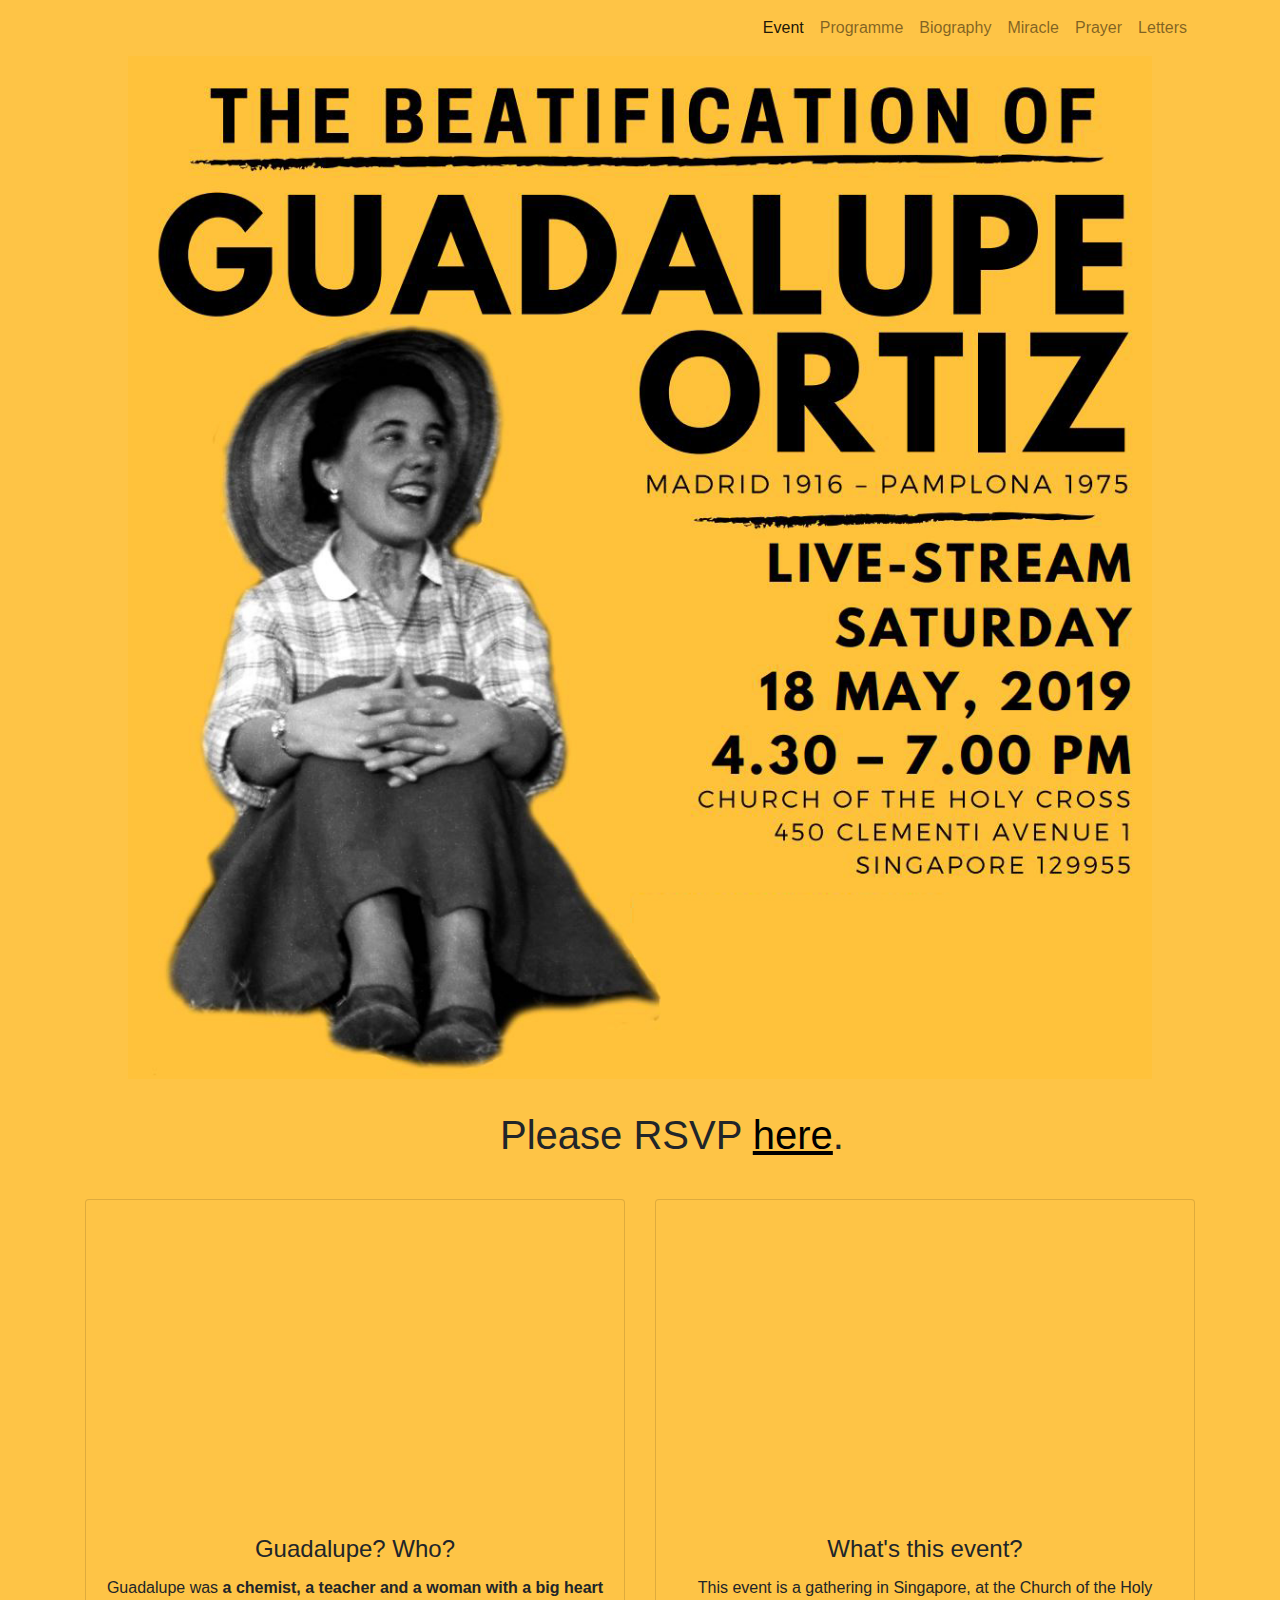
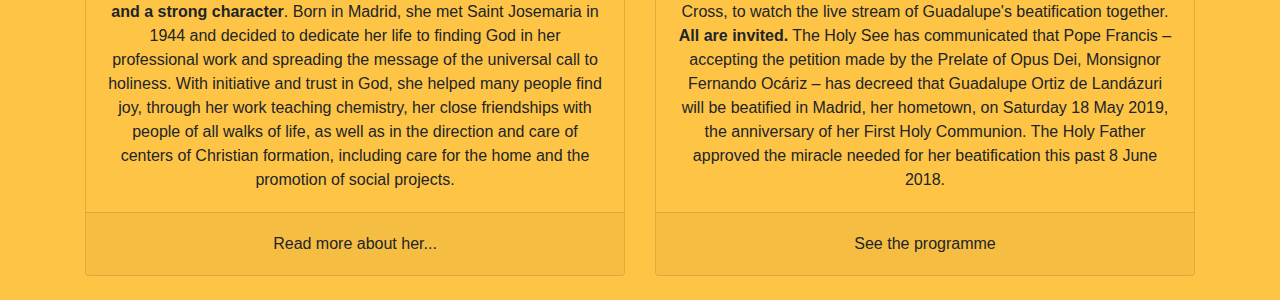
<file: index.html>
<!DOCTYPE html>
<html lang="en">

<head>

    <meta charset="utf-8">
    <meta name="viewport" content="width=device-width, initial-scale=1, shrink-to-fit=no">
    <meta name="description" content="">
    <meta name="author" content="">

    <title>The Beatification of Guadalupe Ortiz</title>

    <!-- Bootstrap core CSS -->
    <link href="css/bootstrap.css" rel="stylesheet">
    <link href="css/main.css" rel="stylesheet">

</head>

<body>

<!-- Navigation -->
<nav class="navbar navbar-expand-lg navbar-light static-top">
    <div class="container">
        <button class="navbar-toggler" type="button" data-toggle="collapse" data-target="#navbarResponsive" aria-controls="navbarResponsive" aria-expanded="false" aria-label="Toggle navigation">
            <span class="navbar-toggler-icon"></span>
        </button>
        <div class="collapse navbar-collapse" id="navbarResponsive">
            <ul class="navbar-nav ml-auto">
                <li class="nav-item active">
                    <a class="nav-link" href="index.html">Event
                        <span class="sr-only">(current)</span>
                    </a>
                </li>
                <li class="nav-item">
                    <a class="nav-link" href="programme.html">Programme</a>
                </li>
                <li class="nav-item">
                    <a class="nav-link" href="https://opusdei.org/en-sg/article/biography-of-guadalupe-ortiz/" target="_blank">Biography</a>
                </li>
                <li class="nav-item">
                    <a class="nav-link" href="https://opusdei.org/en-us/article/cure-of-antonio-sedano-miracle-guadalupe-ortiz-de-landazuri/" target="_blank">Miracle</a>
                </li>
                <li class="nav-item">
                    <a class="nav-link" href="https://opusdei.org/en-us/article/prayer-for-guadalupes-intercession/" target="_blank">Prayer</a>
                </li>
                <li class="nav-item">
                    <a class="nav-link" href="https://opusdei.org/en-sg/article/letters-to-a-saint/" target="_blank">Letters</a>
                </li>
            </ul>
        </div>
    </div>
</nav>

<!-- Page Content -->
<div class="container">

    <div class="row">
        <div class="col-lg-12 text-center">
            <img src="img/banner.jpg" style="max-width: 80vw;">
        </div>
    </div>

    <div class="row">
        <div class="col-lg-12 text-center" style="margin: 2rem;">
            <h1>Please RSVP <a href="http://tinyurl.com/beat-rsvp" target="_blank" style="color: #000; text-decoration: underline;">here</a>.</h1>
        </div>
    </div>

    <!-- Page Features -->
    <div class="row text-center">
        <div class="col-lg-6 col-md-6 mb-4">
            <div class="card h-100">
                <iframe class="card-img-top" width="560" height="315" src="https://www.youtube.com/embed/BH_UhsJpZUs?controls=0" frameborder="0" allow="accelerometer; autoplay; encrypted-media; gyroscope; picture-in-picture" allowfullscreen></iframe>
                <div class="card-body">
                    <h4 class="card-title">Guadalupe? Who?</h4>
                    <p class="card-text">Guadalupe was <strong>a chemist, a teacher and a woman with a big heart and a strong character</strong>. Born in Madrid, she met Saint Josemaria in 1944 and decided to dedicate her life to finding God in her professional work and spreading the message of the universal call to holiness. With initiative and trust in God, she helped many people find joy, through her work teaching chemistry, her close friendships with people of all walks of life, as well as in the direction and care of centers of Christian formation, including care for the home and the promotion of social projects.</p>
                </div>
                <div class="card-footer">
                    <a href="https://opusdei.org/en-sg/article/biography-of-guadalupe-ortiz/" target="_blank" class="btn">Read more about her...</a>
                </div>
            </div>
        </div>

        <div class="col-lg-6 col-md-6 mb-4">
            <div class="card h-100">
                <iframe class="card-img-top" width="560" height="315" src="https://www.youtube.com/embed/4t2nV6kRVCo?controls=0" frameborder="0" allow="accelerometer; autoplay; encrypted-media; gyroscope; picture-in-picture" allowfullscreen></iframe>
                <div class="card-body">
                    <h4 class="card-title">What's this event?</h4>
                    <p class="card-text">This event is a gathering in Singapore, at the Church of the Holy Cross, to watch the live stream of Guadalupe's beatification together. <strong>All are invited.</strong> The Holy See has communicated that Pope Francis – accepting the petition made by the Prelate of Opus Dei, Monsignor Fernando Ocáriz – has decreed that Guadalupe Ortiz de Landázuri will be beatified in Madrid, her hometown, on Saturday 18 May 2019, the anniversary of her First Holy Communion. The Holy Father approved the miracle needed for her beatification this past 8 June 2018.</p>
                </div>
                <div class="card-footer">
                    <a href="programme.html" class="btn">See the programme</a>
                </div>
            </div>
        </div>

    </div>
    <!-- /.row -->
</div>

<!-- Bootstrap core JavaScript -->
<script src="https://code.jquery.com/jquery-3.3.1.slim.min.js" integrity="sha384-q8i/X+965DzO0rT7abK41JStQIAqVgRVzpbzo5smXKp4YfRvH+8abtTE1Pi6jizo" crossorigin="anonymous"></script>
<script src="https://cdnjs.cloudflare.com/ajax/libs/popper.js/1.14.7/umd/popper.min.js" integrity="sha384-UO2eT0CpHqdSJQ6hJty5KVphtPhzWj9WO1clHTMGa3JDZwrnQq4sF86dIHNDz0W1" crossorigin="anonymous"></script>
<script src="https://stackpath.bootstrapcdn.com/bootstrap/4.3.1/js/bootstrap.min.js" integrity="sha384-JjSmVgyd0p3pXB1rRibZUAYoIIy6OrQ6VrjIEaFf/nJGzIxFDsf4x0xIM+B07jRM" crossorigin="anonymous"></script>

</body>

</html>
</file>
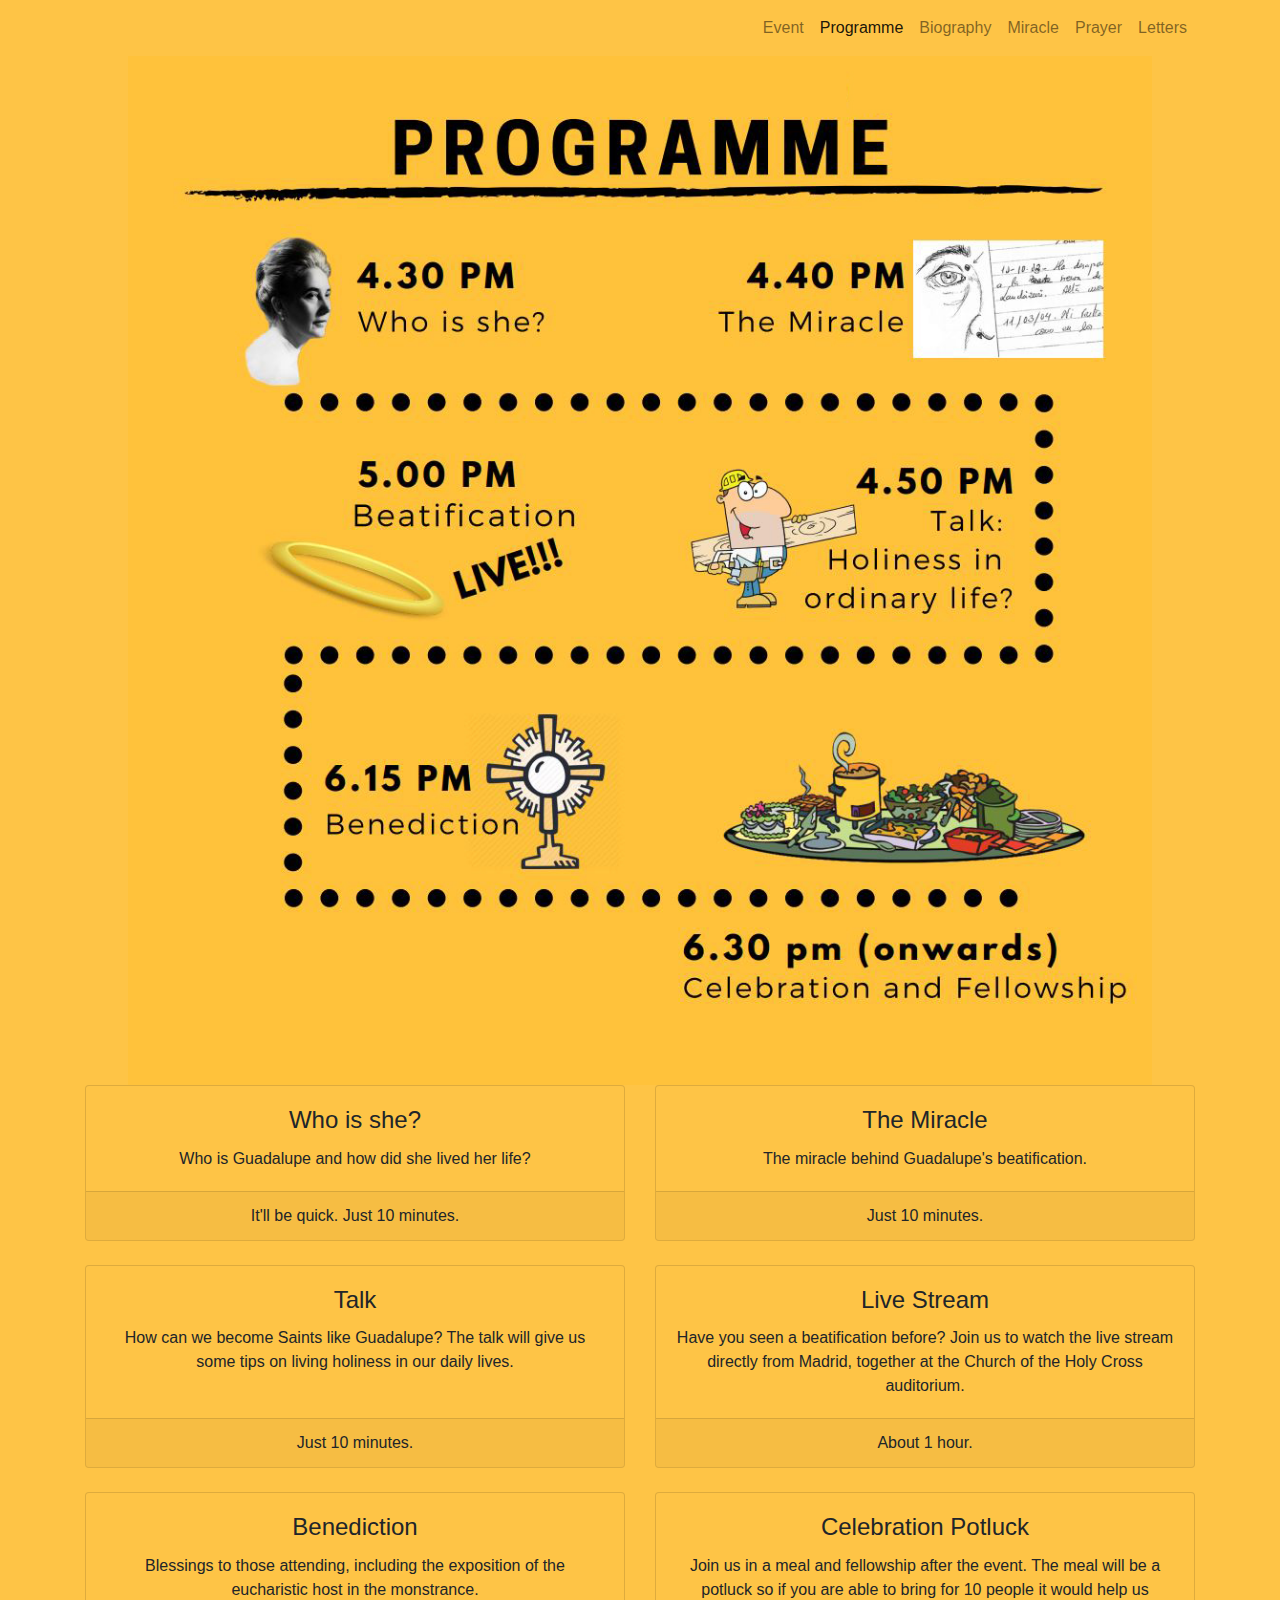
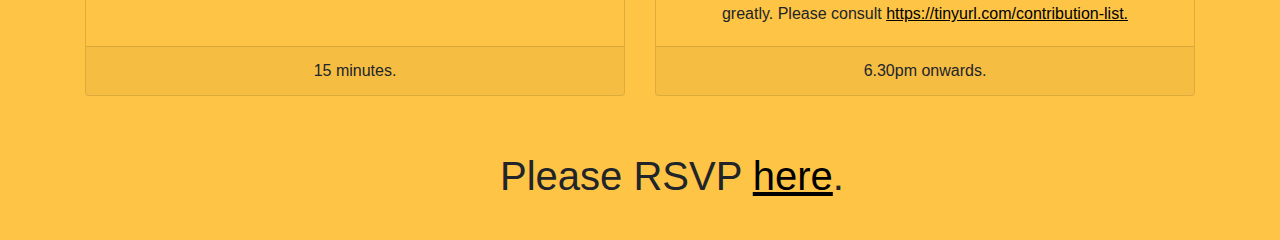
<file: programme.html>
<!DOCTYPE html>
<html lang="en">

<head>

    <meta charset="utf-8">
    <meta name="viewport" content="width=device-width, initial-scale=1, shrink-to-fit=no">
    <meta name="description" content="">
    <meta name="author" content="">

    <title>The Beatification of Guadalupe Ortiz</title>

    <!-- Bootstrap core CSS -->
    <link href="css/bootstrap.css" rel="stylesheet">
    <link href="css/main.css" rel="stylesheet">

</head>

<body>

<!-- Navigation -->
<nav class="navbar navbar-expand-lg navbar-light static-top">
    <div class="container">
        <button class="navbar-toggler" type="button" data-toggle="collapse" data-target="#navbarResponsive" aria-controls="navbarResponsive" aria-expanded="false" aria-label="Toggle navigation">
            <span class="navbar-toggler-icon"></span>
        </button>
        <div class="collapse navbar-collapse" id="navbarResponsive">
            <ul class="navbar-nav ml-auto">
                <li class="nav-item">
                    <a class="nav-link" href="index.html">Event</a>
                </li>
                <li class="nav-item active">
                    <a class="nav-link" href="programme.html">Programme</a>
                </li>
                <li class="nav-item">
                    <a class="nav-link" href="https://opusdei.org/en-sg/article/biography-of-guadalupe-ortiz/" target="_blank">Biography</a>
                </li>
                <li class="nav-item">
                    <a class="nav-link" href="https://opusdei.org/en-us/article/cure-of-antonio-sedano-miracle-guadalupe-ortiz-de-landazuri/" target="_blank">Miracle</a>
                </li>
                <li class="nav-item">
                    <a class="nav-link" href="https://opusdei.org/en-us/article/prayer-for-guadalupes-intercession/" target="_blank">Prayer</a>
                </li>
                <li class="nav-item">
                    <a class="nav-link" href="https://opusdei.org/en-sg/article/letters-to-a-saint/" target="_blank">Letters</a>
                </li>
            </ul>
        </div>
    </div>
</nav>

<!-- Page Content -->
<div class="container">
    <div class="row">
        <div class="col-lg-12 text-center">
            <img src="img/programme.jpg" style="max-width: 80vw;">
        </div>
    </div>

    <!-- Page Features -->
    <div class="row text-center">
        <div class="col-lg-6 col-md-6 mb-4">
            <div class="card h-100">
                <div class="card-body">
                    <h4 class="card-title">Who is she?</h4>
                    <p class="card-text">Who is Guadalupe and how did she lived her life?</p>
                </div>
                <div class="card-footer">
                    It'll be quick. Just 10 minutes.
                </div>
            </div>
        </div>

        <div class="col-lg-6 col-md-6 mb-4">
            <div class="card h-100">
                <div class="card-body">
                    <h4 class="card-title">The Miracle</h4>
                    <p class="card-text">The miracle behind Guadalupe's beatification.</p>
                </div>
                <div class="card-footer">
                    Just 10 minutes.
                </div>
            </div>
        </div>

        <div class="col-lg-6 col-md-6 mb-4">
            <div class="card h-100">
                <div class="card-body">
                    <h4 class="card-title">Talk</h4>
                    <p class="card-text">How can we become Saints like Guadalupe? The talk will give us some tips on living holiness in our daily lives.</p>
                </div>
                <div class="card-footer">
                    Just 10 minutes.
                </div>
            </div>
        </div>

        <div class="col-lg-6 col-md-6 mb-4">
            <div class="card h-100">
                <div class="card-body">
                    <h4 class="card-title">Live Stream</h4>
                    <p class="card-text">Have you seen a beatification before? Join us to watch the live stream directly from Madrid, together at the Church of the Holy Cross auditorium.</p>
                </div>
                <div class="card-footer">
                    About 1 hour.
                </div>
            </div>
        </div>

        <div class="col-lg-6 col-md-6 mb-4">
            <div class="card h-100">
                <div class="card-body">
                    <h4 class="card-title">Benediction</h4>
                    <p class="card-text">Blessings to those attending, including the exposition of the eucharistic host in the monstrance.</p>
                </div>
                <div class="card-footer">
                    15 minutes.
                </div>
            </div>
        </div>

        <div class="col-lg-6 col-md-6 mb-4">
            <div class="card h-100">
                <div class="card-body">
                    <h4 class="card-title">Celebration Potluck</h4>
                    <p class="card-text">Join us in a meal and fellowship after the event. The meal will be a potluck so if you are able to bring for 10 people it would help us greatly. Please consult <a href="https://tinyurl.com/contribution-list" target="_blank" style="color: #000; text-decoration: underline;">https://tinyurl.com/contribution-list.</a></p>
                </div>
                <div class="card-footer">
                    6.30pm onwards.
                </div>
            </div>
        </div>

    </div>
    <!-- /.row -->

    <div class="row">
        <div class="col-lg-12 text-center" style="margin: 2rem;">
            <h1>Please RSVP <a href="http://tinyurl.com/beat-rsvp" target="_blank" style="color: #000; text-decoration: underline;">here</a>.</h1>
        </div>
    </div>
</div>

<!-- Bootstrap core JavaScript -->
<script src="https://code.jquery.com/jquery-3.3.1.slim.min.js" integrity="sha384-q8i/X+965DzO0rT7abK41JStQIAqVgRVzpbzo5smXKp4YfRvH+8abtTE1Pi6jizo" crossorigin="anonymous"></script>
<script src="https://cdnjs.cloudflare.com/ajax/libs/popper.js/1.14.7/umd/popper.min.js" integrity="sha384-UO2eT0CpHqdSJQ6hJty5KVphtPhzWj9WO1clHTMGa3JDZwrnQq4sF86dIHNDz0W1" crossorigin="anonymous"></script>
<script src="https://stackpath.bootstrapcdn.com/bootstrap/4.3.1/js/bootstrap.min.js" integrity="sha384-JjSmVgyd0p3pXB1rRibZUAYoIIy6OrQ6VrjIEaFf/nJGzIxFDsf4x0xIM+B07jRM" crossorigin="anonymous"></script>

</body>

</html>
</file>
<file: css/main.css>
body {
    background: #fec446;
}

.card {
    background: #fec446;
}
</file>
